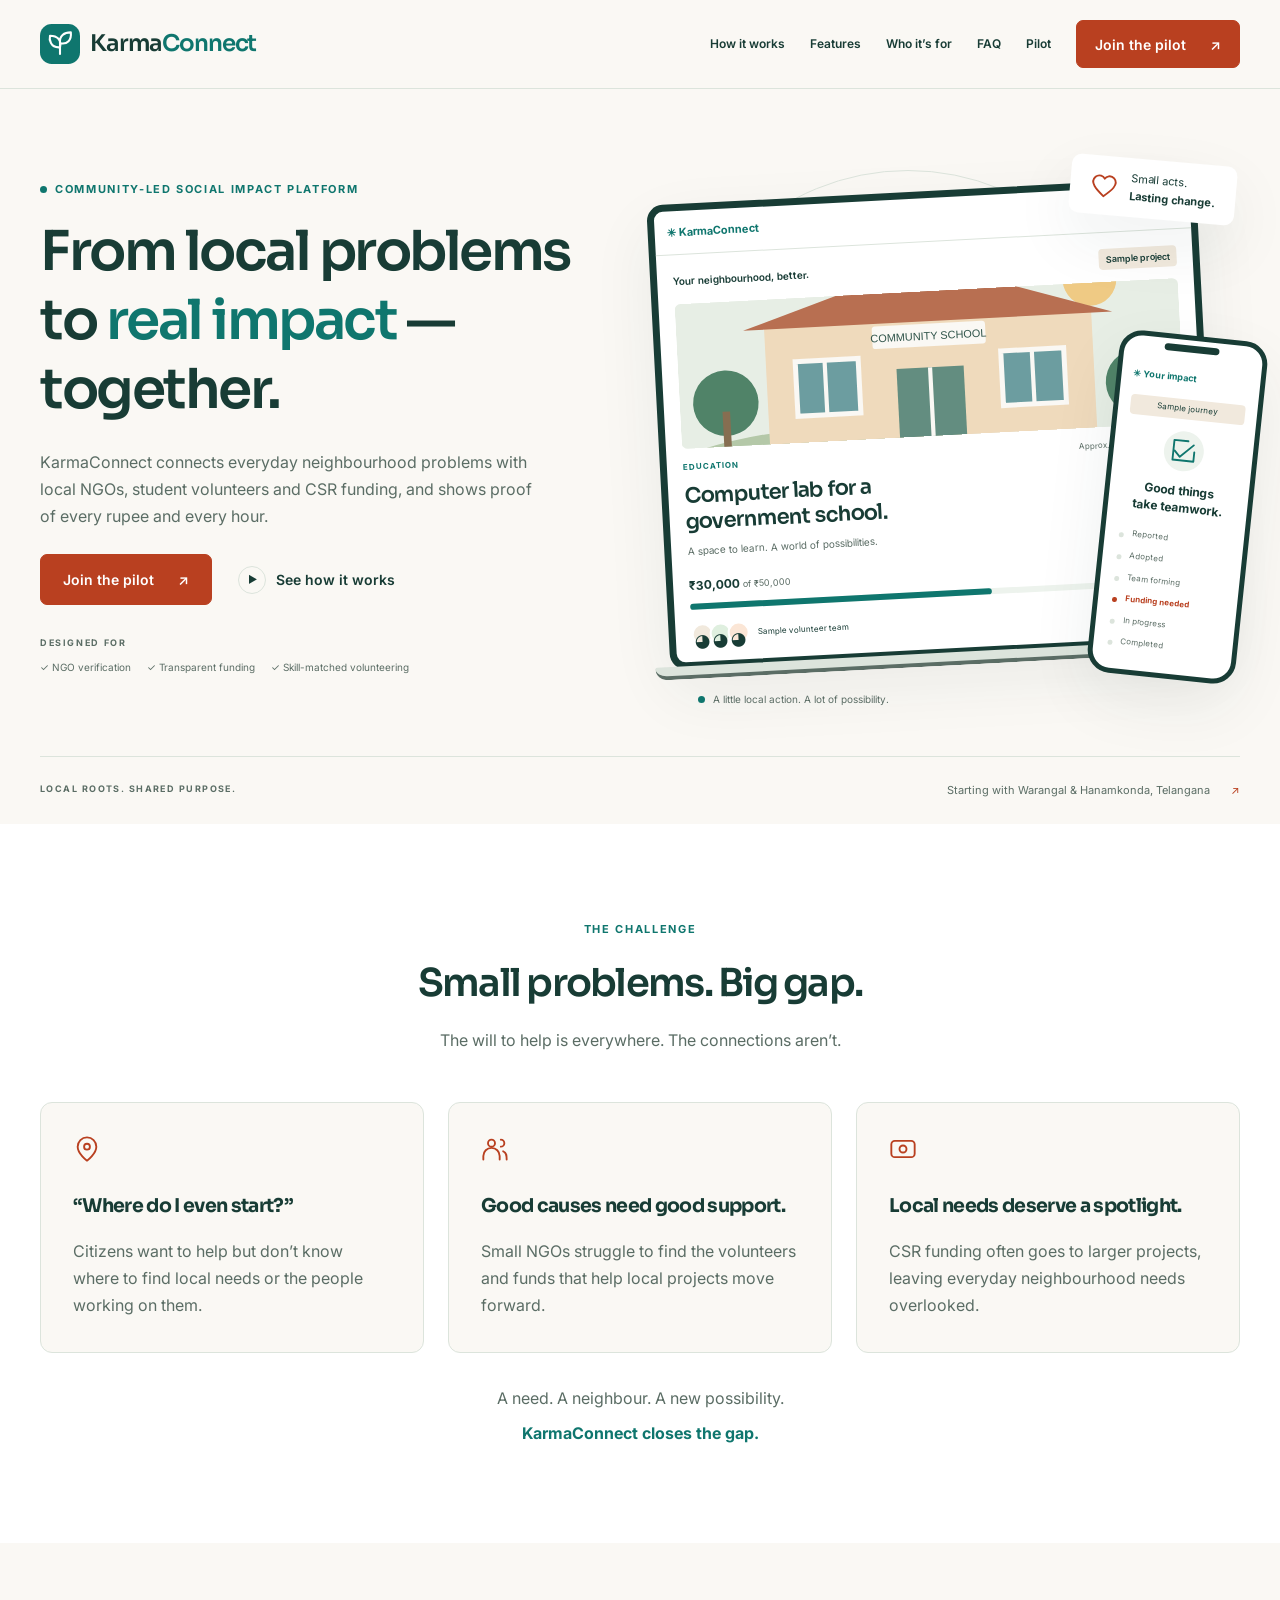
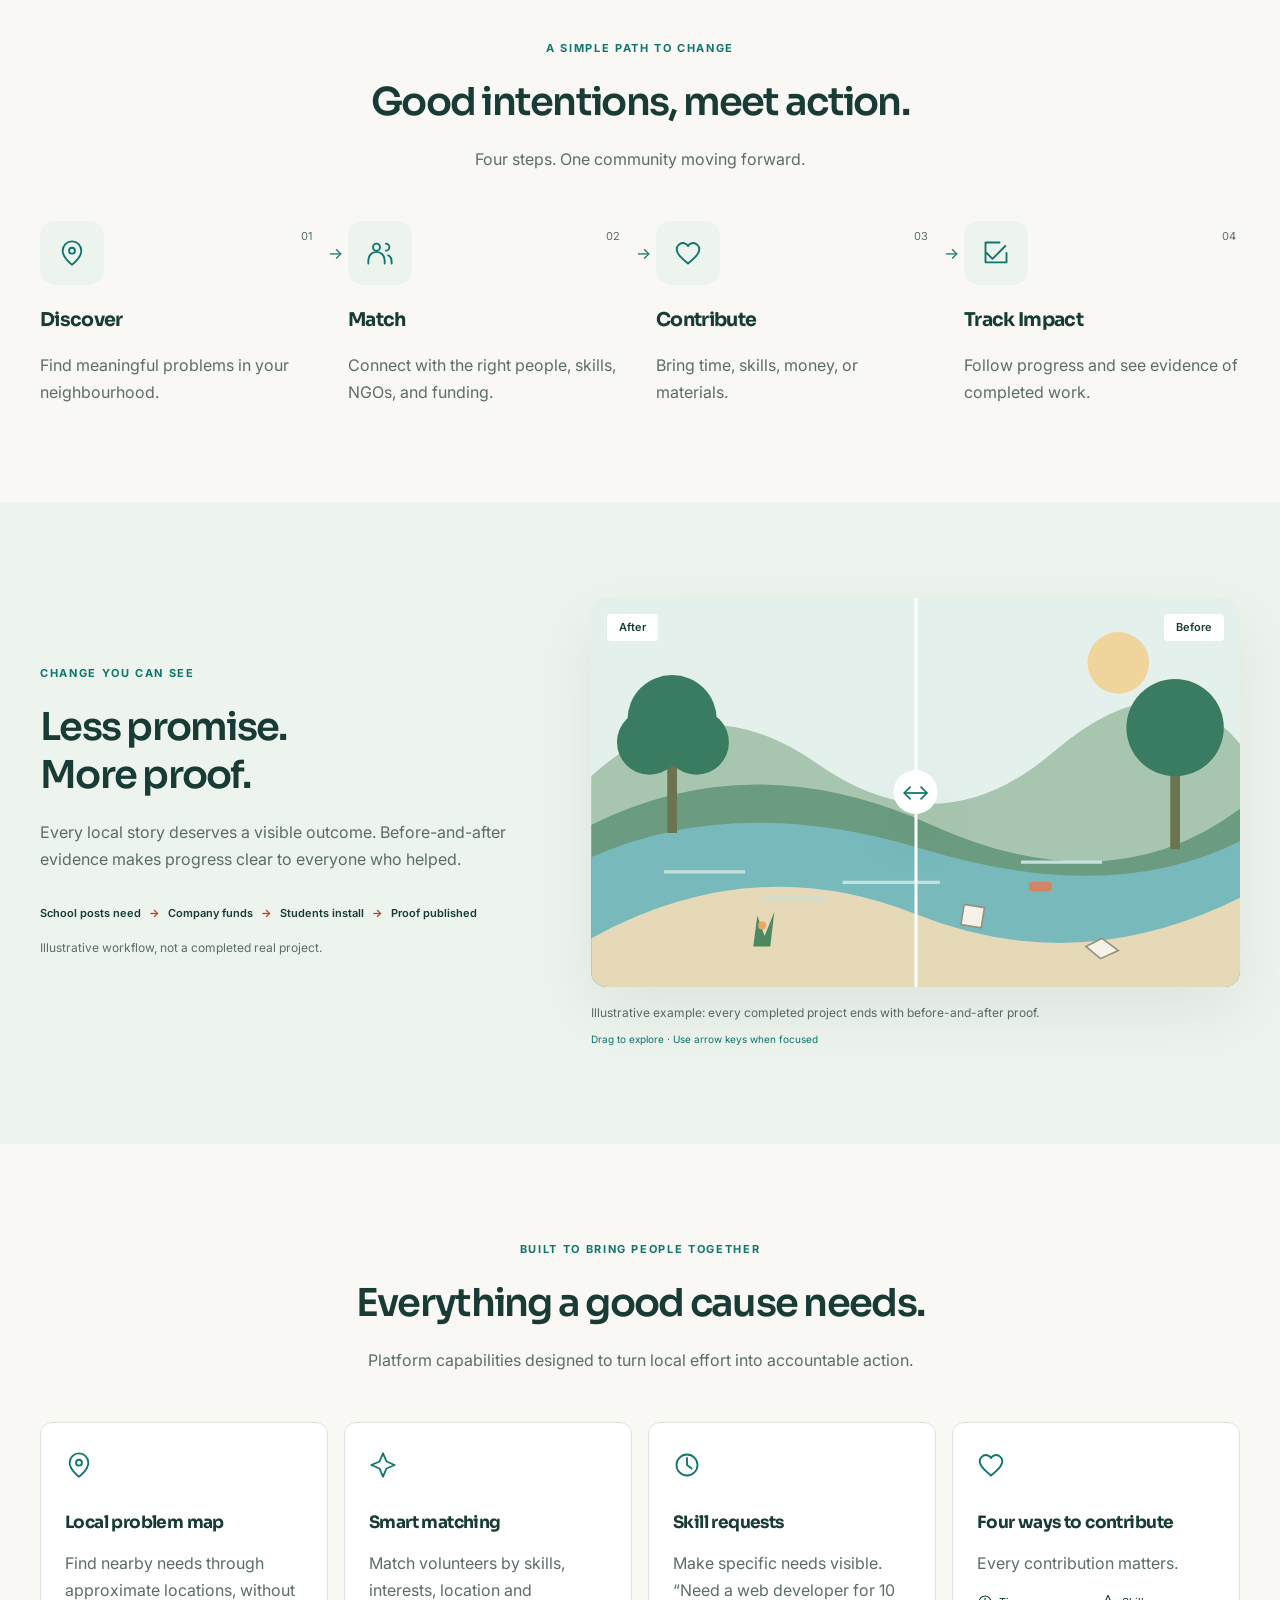
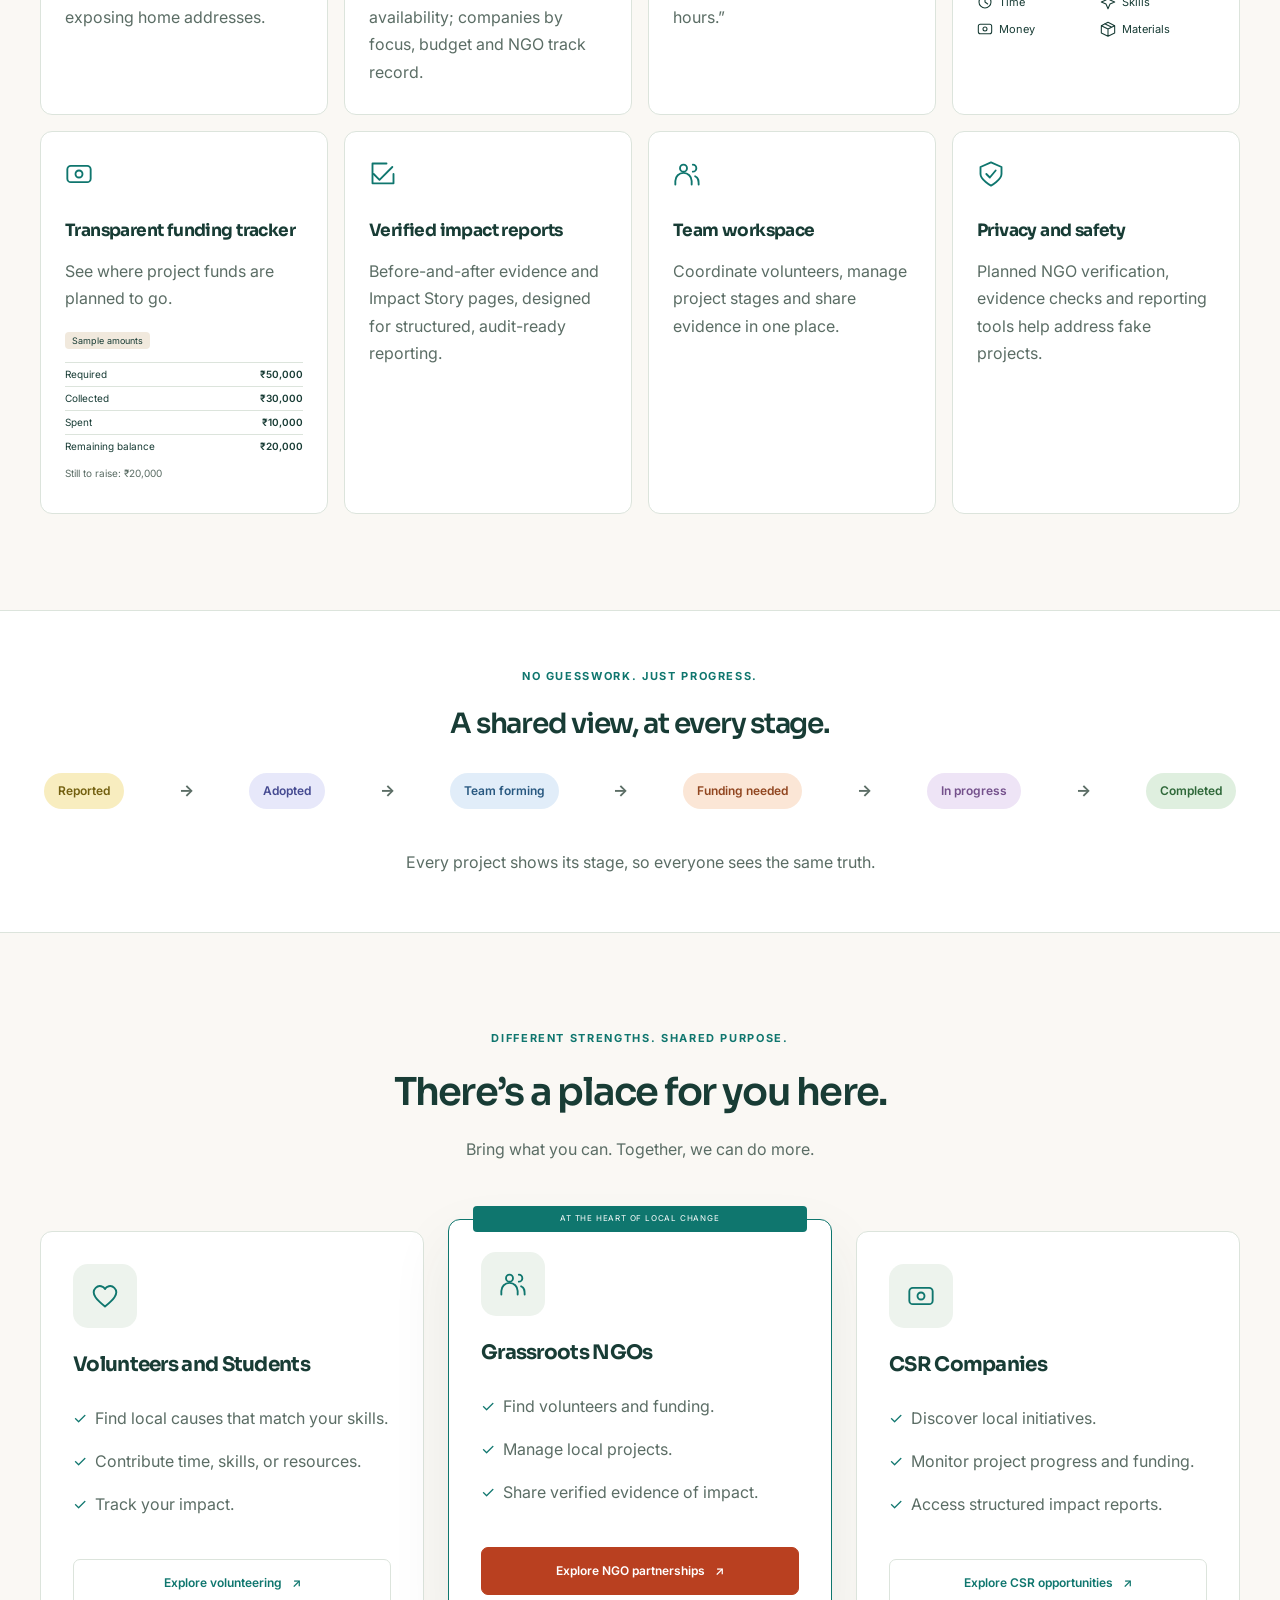
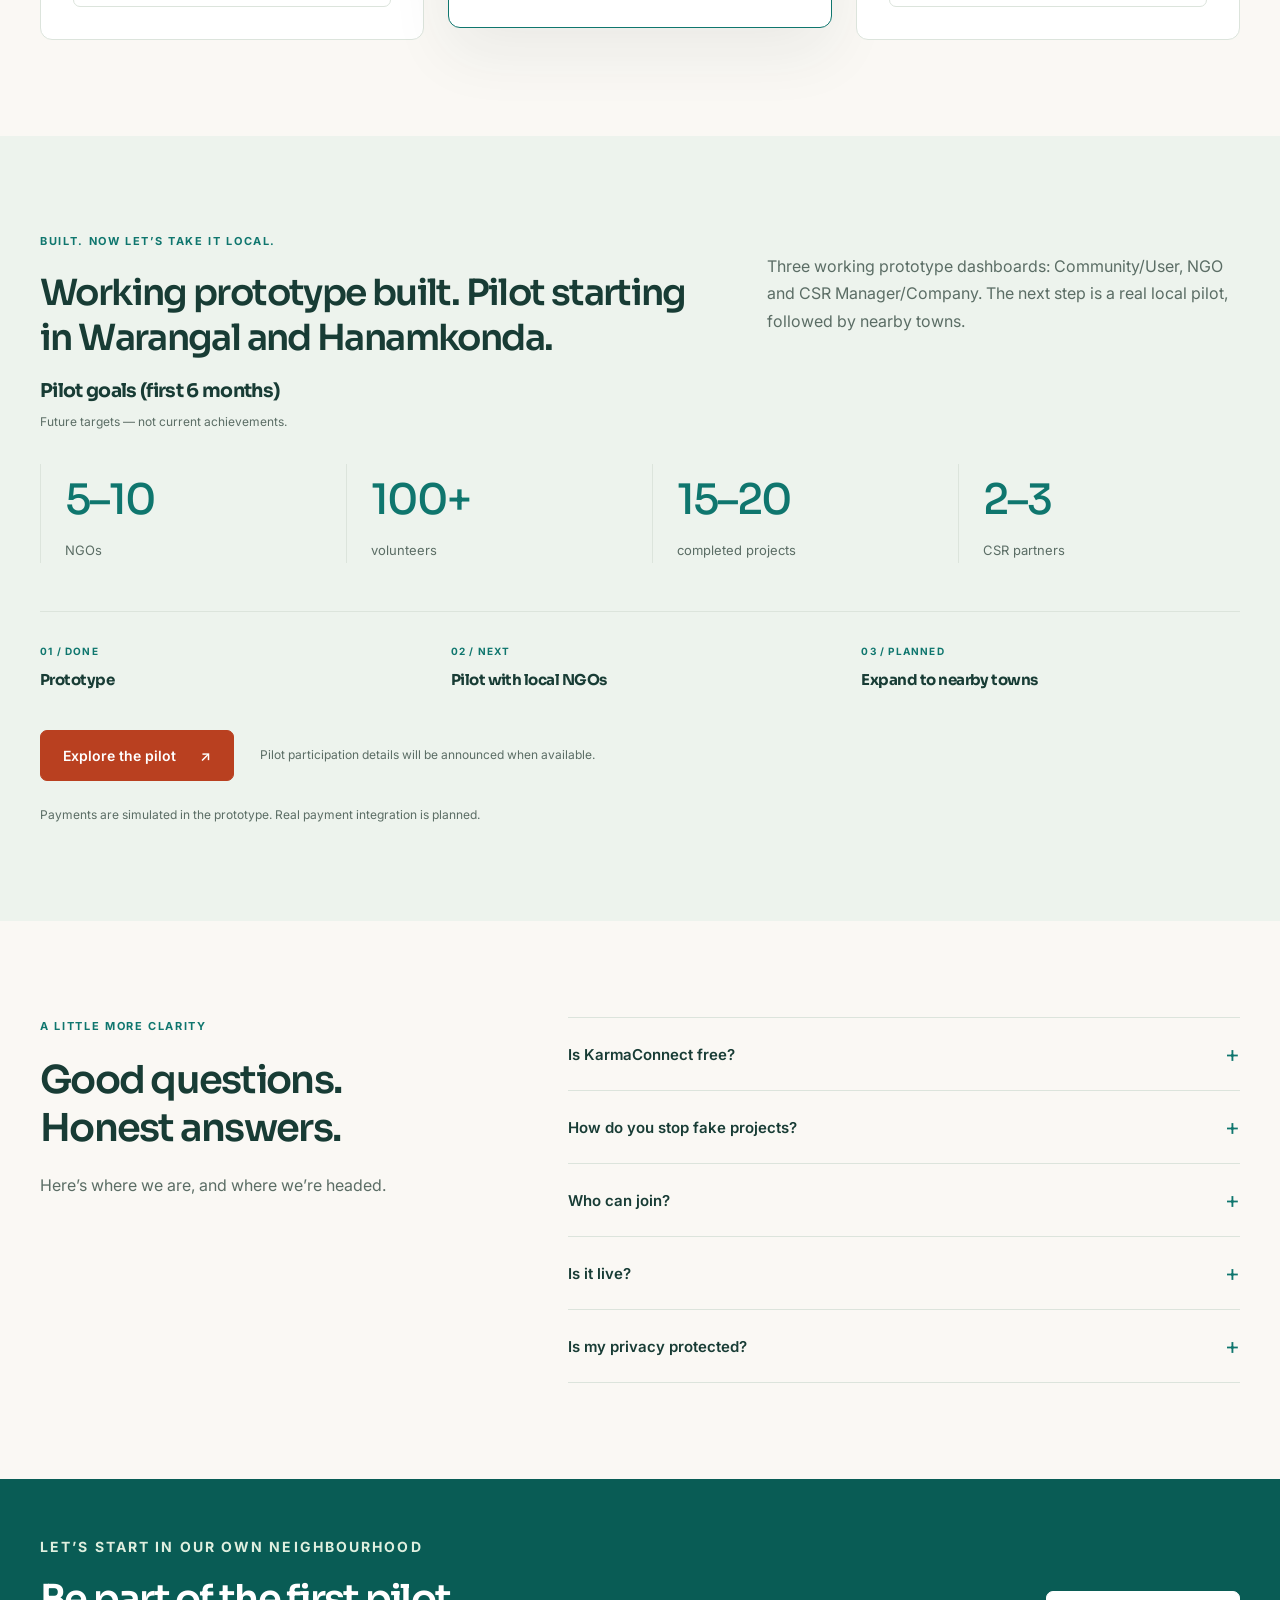
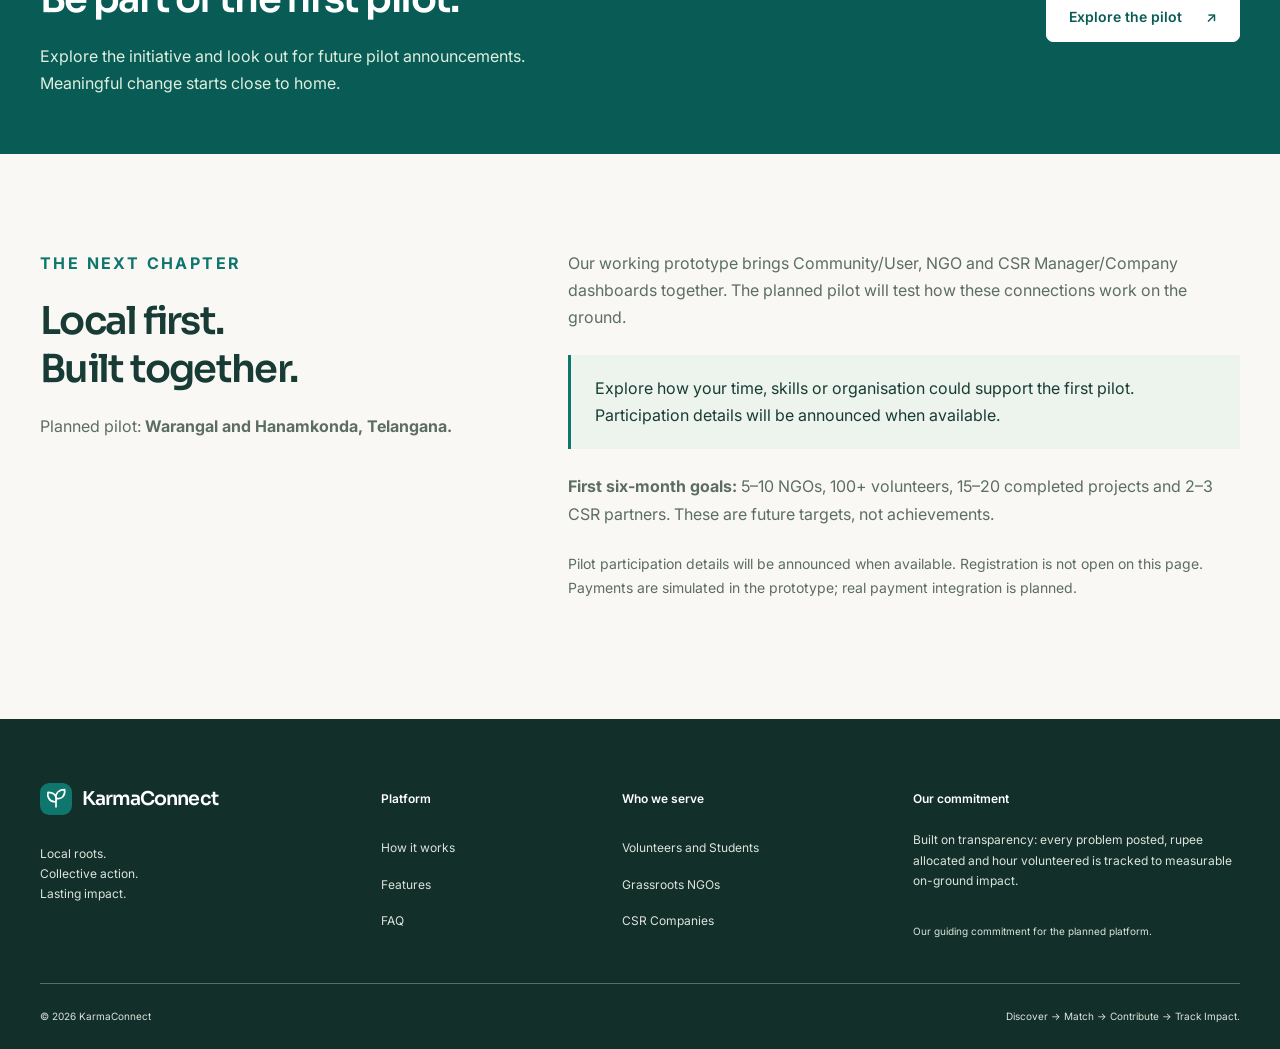
<file: index.html>
﻿<!doctype html><html lang="en"><head><meta charset="utf-8"><meta name="viewport" content="width=device-width, initial-scale=1"><title>KarmaConnect — Local problems. Collective impact.</title><meta name="description" content="Connect neighbourhood needs with local NGOs, volunteers and CSR funding. Explore KarmaConnect’s working prototype and planned Telangana pilot."><meta name="theme-color" content="#0f766e"><link rel="canonical" href="https://SimiRiza.github.io/KarmaConnect-LandingPage/"><meta property="og:type" content="website"><meta property="og:title" content="KarmaConnect — From local problems to real impact"><meta property="og:description" content="Local needs. The right people. Visible impact. Explore our planned Warangal and Hanamkonda pilot."><meta property="og:url" content="https://SimiRiza.github.io/KarmaConnect-LandingPage/"><meta property="og:image" content="https://SimiRiza.github.io/KarmaConnect-LandingPage/og-image.png"><meta name="twitter:card" content="summary_large_image"><meta name="twitter:title" content="KarmaConnect — Local problems. Collective impact."><meta name="twitter:description" content="Explore a community-led platform and our planned Telangana pilot."><meta name="twitter:image" content="https://SimiRiza.github.io/KarmaConnect-LandingPage/og-image.png"><link rel="icon" href="favicon.svg" type="image/svg+xml"><link rel="preconnect" href="https://fonts.googleapis.com"><link rel="preconnect" href="https://fonts.gstatic.com" crossorigin><link href="https://fonts.googleapis.com/css2?family=Inter:wght@400;500;600;700&family=Sora:wght@400;500;600;700&display=swap" rel="stylesheet"><link rel="stylesheet" href="assets/css/styles.css"><script src="assets/js/main.js" defer></script><script type="application/ld+json">{"@context":"https://schema.org","@type":"Organization","name":"KarmaConnect","url":"https://SimiRiza.github.io/KarmaConnect-LandingPage/","description":"Community problem-solving platform with a working prototype and a planned pilot in Warangal and Hanamkonda, Telangana."}</script></head><body id="top"><a class="skip" href="#main">Skip to content</a><header><div class="container nav-row"><a class="brand" href="#top" aria-label="KarmaConnect home"><img src="assets/img/logo.svg" width="40" height="40" alt="">Karma<span>Connect</span></a><button class="menu-toggle" aria-expanded="false" aria-controls="navigation" aria-label="Open navigation"><span></span><span></span><span></span></button><nav id="navigation" aria-label="Main navigation"><a href="#how-it-works">How it works</a><a href="#features">Features</a><a href="#who">Who it’s for</a><a href="#faq">FAQ</a><a href="#pilot">Pilot</a><a class="button small" href="#pilot">Join the pilot <span aria-hidden="true">↗</span></a></nav></div></header><main id="main"><section class="hero"><div class="container hero-grid"><div><p class="eyebrow"><span class="dot"></span> COMMUNITY-LED SOCIAL IMPACT PLATFORM</p><h1>From local problems to <em>real impact</em> — together.</h1><p class="hero-copy">KarmaConnect connects everyday neighbourhood problems with local NGOs, student volunteers and CSR funding, and shows proof of every rupee and every hour.</p><div class="actions"><a class="button" href="#pilot">Join the pilot <span aria-hidden="true">↗</span></a><a class="text-link" href="#how-it-works"><span class="play" aria-hidden="true">▶</span> See how it works</a></div><p class="capability-label">DESIGNED FOR</p><div class="trust"><span>✓ NGO verification</span><span>✓ Transparent funding</span><span>✓ Skill-matched volunteering</span></div></div><div class="hero-art"><div class="orbit orbit-one"></div><div class="orbit orbit-two"></div><div class="floating-note"><svg class="icon" viewBox="0 0 24 24" aria-hidden="true" fill="none" stroke="currentColor" stroke-width="1.6" stroke-linecap="round" stroke-linejoin="round"><path d="M20 5c-3-3-7-1-8 1-1-2-5-4-8-1-5 5 2 11 8 16 6-5 13-11 8-16Z"/></svg><div>Small acts.<br><strong>Lasting change.</strong></div></div><div class="laptop"><div class="app-top"><span class="mini-brand">✳ KarmaConnect</span><span class="app-dots">● ● ●</span></div><div class="app-body"><div class="app-heading"><span>Your neighbourhood, better.</span><span class="sample">Sample project</span></div><img class="school" src="assets/img/school.svg" width="600" height="300" alt="Original illustration of a neighbourhood school"><div class="project-meta"><span>EDUCATION</span><span>Approx. location · Warangal</span></div><h2>Computer lab for a<br>government school.</h2><p class="app-description">A space to learn. A world of possibilities.</p><div class="funding-label"><strong>₹30,000 <small>of ₹50,000</small></strong><span>Sample funds · 60%</span></div><div class="progress"><span></span></div><div class="app-bottom"><div class="avatars"><span>◕</span><span>◕</span><span>◕</span></div><span>Sample volunteer team</span><span class="status funding">Funding needed</span></div></div><div class="laptop-base"></div></div><div class="phone"><div class="phone-notch"></div><span class="mini-brand">✳ Your impact</span><span class="sample">Sample journey</span><div class="phone-icon"><svg class="icon" viewBox="0 0 24 24" aria-hidden="true" fill="none" stroke="currentColor" stroke-width="1.6" stroke-linecap="round" stroke-linejoin="round"><path d="m4 12 5 5L20 6"/><path d="M21 12v8H3V3h12"/></svg></div><strong>Good things<br>take teamwork.</strong><ol><li>Reported</li><li>Adopted</li><li>Team forming</li><li class="active">Funding needed</li><li>In progress</li><li>Completed</li></ol></div><div class="art-caption"><span class="dot"></span> A little local action. A lot of possibility.</div></div></div><div class="container hero-bottom"><span>LOCAL ROOTS. SHARED PURPOSE.</span><span>Starting with Warangal &amp; Hanamkonda, Telangana <span aria-hidden="true">↗</span></span></div></section><section class="section problem"><div class="container"><div class="section-heading"><p class="eyebrow">THE CHALLENGE</p><h2>Small problems. Big gap.</h2><p>The will to help is everywhere. The connections aren’t.</p></div><div class="grid three"><article class="problem-card reveal"><svg class="icon" viewBox="0 0 24 24" aria-hidden="true" fill="none" stroke="currentColor" stroke-width="1.6" stroke-linecap="round" stroke-linejoin="round"><path d="M20 10c0 6-8 12-8 12S4 16 4 10a8 8 0 1 1 16 0Z"/><circle cx="12" cy="10" r="2.5"/></svg><h3>“Where do I even start?”</h3><p>Citizens want to help but don’t know where to find local needs or the people working on them.</p></article><article class="problem-card reveal"><svg class="icon" viewBox="0 0 24 24" aria-hidden="true" fill="none" stroke="currentColor" stroke-width="1.6" stroke-linecap="round" stroke-linejoin="round"><circle cx="9" cy="7" r="3"/><path d="M2 21v-3a7 7 0 0 1 14 0v3M17 4a3 3 0 0 1 0 6m2 4c3 1 3 4 3 7"/></svg><h3>Good causes need good support.</h3><p>Small NGOs struggle to find the volunteers and funds that help local projects move forward.</p></article><article class="problem-card reveal"><svg class="icon" viewBox="0 0 24 24" aria-hidden="true" fill="none" stroke="currentColor" stroke-width="1.6" stroke-linecap="round" stroke-linejoin="round"><rect x="2" y="5" width="20" height="14" rx="3"/><circle cx="12" cy="12" r="3"/></svg><h3>Local needs deserve a spotlight.</h3><p>CSR funding often goes to larger projects, leaving everyday neighbourhood needs overlooked.</p></article></div><p class="closing-line">A need. A neighbour. A new possibility. <strong>KarmaConnect closes the gap.</strong></p></div></section><section class="section" id="how-it-works"><div class="container"><div class="section-heading"><p class="eyebrow">A SIMPLE PATH TO CHANGE</p><h2>Good intentions, meet action.</h2><p>Four steps. One community moving forward.</p></div><div class="grid four steps"><article class="step reveal"><span class="step-number">01</span><div class="icon-tile"><svg class="icon" viewBox="0 0 24 24" aria-hidden="true" fill="none" stroke="currentColor" stroke-width="1.6" stroke-linecap="round" stroke-linejoin="round"><path d="M20 10c0 6-8 12-8 12S4 16 4 10a8 8 0 1 1 16 0Z"/><circle cx="12" cy="10" r="2.5"/></svg></div><h3>Discover</h3><p>Find meaningful problems in your neighbourhood.</p></article><article class="step reveal"><span class="step-number">02</span><div class="icon-tile"><svg class="icon" viewBox="0 0 24 24" aria-hidden="true" fill="none" stroke="currentColor" stroke-width="1.6" stroke-linecap="round" stroke-linejoin="round"><circle cx="9" cy="7" r="3"/><path d="M2 21v-3a7 7 0 0 1 14 0v3M17 4a3 3 0 0 1 0 6m2 4c3 1 3 4 3 7"/></svg></div><h3>Match</h3><p>Connect with the right people, skills, NGOs, and funding.</p></article><article class="step reveal"><span class="step-number">03</span><div class="icon-tile"><svg class="icon" viewBox="0 0 24 24" aria-hidden="true" fill="none" stroke="currentColor" stroke-width="1.6" stroke-linecap="round" stroke-linejoin="round"><path d="M20 5c-3-3-7-1-8 1-1-2-5-4-8-1-5 5 2 11 8 16 6-5 13-11 8-16Z"/></svg></div><h3>Contribute</h3><p>Bring time, skills, money, or materials.</p></article><article class="step reveal"><span class="step-number">04</span><div class="icon-tile"><svg class="icon" viewBox="0 0 24 24" aria-hidden="true" fill="none" stroke="currentColor" stroke-width="1.6" stroke-linecap="round" stroke-linejoin="round"><path d="m4 12 5 5L20 6"/><path d="M21 12v8H3V3h12"/></svg></div><h3>Track Impact</h3><p>Follow progress and see evidence of completed work.</p></article></div></div></section><section class="section evidence"><div class="container evidence-grid"><div><p class="eyebrow">CHANGE YOU CAN SEE</p><h2>Less promise.<br>More proof.</h2><p>Every local story deserves a visible outcome. Before-and-after evidence makes progress clear to everyone who helped.</p><div class="workflow" aria-label="Illustrative workflow"><span>School posts need</span><b>→</b><span>Company funds</span><b>→</b><span>Students install</span><b>→</b><span>Proof published</span></div><p class="fine">Illustrative workflow, not a completed real project.</p></div><figure><div class="comparison" style="--split:50%"><img src="assets/img/lake-before.svg" width="800" height="480" alt="Illustrated lakeside before cleanup, with plastic waste"><div class="after"><img src="assets/img/lake-after.svg" width="800" height="480" alt="The same illustrated lakeside after cleanup, with greenery and no waste"></div><span class="scene-label before-label">Before</span><span class="scene-label after-label">After</span><div class="slider-line"><span aria-hidden="true">↔</span></div><input id="comparison-slider" type="range" min="0" max="100" value="50" aria-label="Before and after comparison: amount of cleaned lakeside shown" aria-valuetext="50% after cleanup"></div><figcaption>Illustrative example: every completed project ends with before-and-after proof.</figcaption><p class="slider-hint">Drag to explore · Use arrow keys when focused</p></figure></div></section><section class="section" id="features"><div class="container"><div class="section-heading"><p class="eyebrow">BUILT TO BRING PEOPLE TOGETHER</p><h2>Everything a good cause needs.</h2><p>Platform capabilities designed to turn local effort into accountable action.</p></div><div class="grid four features"><article class="feature-card reveal"><svg class="icon" viewBox="0 0 24 24" aria-hidden="true" fill="none" stroke="currentColor" stroke-width="1.6" stroke-linecap="round" stroke-linejoin="round"><path d="M20 10c0 6-8 12-8 12S4 16 4 10a8 8 0 1 1 16 0Z"/><circle cx="12" cy="10" r="2.5"/></svg><h3>Local problem map</h3><p>Find nearby needs through approximate locations, without exposing home addresses.</p></article><article class="feature-card reveal"><svg class="icon" viewBox="0 0 24 24" aria-hidden="true" fill="none" stroke="currentColor" stroke-width="1.6" stroke-linecap="round" stroke-linejoin="round"><path d="m12 2 3 7 7 3-7 3-3 7-3-7-7-3 7-3Z"/></svg><h3>Smart matching</h3><p>Match volunteers by skills, interests, location and availability; companies by focus, budget and NGO track record.</p></article><article class="feature-card reveal"><svg class="icon" viewBox="0 0 24 24" aria-hidden="true" fill="none" stroke="currentColor" stroke-width="1.6" stroke-linecap="round" stroke-linejoin="round"><circle cx="12" cy="12" r="9"/><path d="M12 6v6l4 3"/></svg><h3>Skill requests</h3><p>Make specific needs visible. “Need a web developer for 10 hours.”</p></article><article class="feature-card reveal"><svg class="icon" viewBox="0 0 24 24" aria-hidden="true" fill="none" stroke="currentColor" stroke-width="1.6" stroke-linecap="round" stroke-linejoin="round"><path d="M20 5c-3-3-7-1-8 1-1-2-5-4-8-1-5 5 2 11 8 16 6-5 13-11 8-16Z"/></svg><h3>Four ways to contribute</h3><p>Every contribution matters.</p><div class="contributions"><span><svg class="icon" viewBox="0 0 24 24" aria-hidden="true" fill="none" stroke="currentColor" stroke-width="1.6" stroke-linecap="round" stroke-linejoin="round"><circle cx="12" cy="12" r="9"/><path d="M12 6v6l4 3"/></svg>Time</span><span><svg class="icon" viewBox="0 0 24 24" aria-hidden="true" fill="none" stroke="currentColor" stroke-width="1.6" stroke-linecap="round" stroke-linejoin="round"><path d="m12 2 3 7 7 3-7 3-3 7-3-7-7-3 7-3Z"/></svg>Skills</span><span><svg class="icon" viewBox="0 0 24 24" aria-hidden="true" fill="none" stroke="currentColor" stroke-width="1.6" stroke-linecap="round" stroke-linejoin="round"><rect x="2" y="5" width="20" height="14" rx="3"/><circle cx="12" cy="12" r="3"/></svg>Money</span><span><svg class="icon" viewBox="0 0 24 24" aria-hidden="true" fill="none" stroke="currentColor" stroke-width="1.6" stroke-linecap="round" stroke-linejoin="round"><path d="m12 2 10 5v11l-10 5-10-5V7Zm0 10v11M2 7l10 5 10-5M7 4l10 5"/></svg>Materials</span></div></article><article class="feature-card reveal"><svg class="icon" viewBox="0 0 24 24" aria-hidden="true" fill="none" stroke="currentColor" stroke-width="1.6" stroke-linecap="round" stroke-linejoin="round"><rect x="2" y="5" width="20" height="14" rx="3"/><circle cx="12" cy="12" r="3"/></svg><h3>Transparent funding tracker</h3><p>See where project funds are planned to go.</p><div class="mini-funds"><span class="sample">Sample amounts</span><dl><div><dt>Required</dt><dd>₹50,000</dd></div><div><dt>Collected</dt><dd>₹30,000</dd></div><div><dt>Spent</dt><dd>₹10,000</dd></div><div><dt>Remaining balance</dt><dd>₹20,000</dd></div></dl><small>Still to raise: ₹20,000</small></div></article><article class="feature-card reveal"><svg class="icon" viewBox="0 0 24 24" aria-hidden="true" fill="none" stroke="currentColor" stroke-width="1.6" stroke-linecap="round" stroke-linejoin="round"><path d="m4 12 5 5L20 6"/><path d="M21 12v8H3V3h12"/></svg><h3>Verified impact reports</h3><p>Before-and-after evidence and Impact Story pages, designed for structured, audit-ready reporting.</p></article><article class="feature-card reveal"><svg class="icon" viewBox="0 0 24 24" aria-hidden="true" fill="none" stroke="currentColor" stroke-width="1.6" stroke-linecap="round" stroke-linejoin="round"><circle cx="9" cy="7" r="3"/><path d="M2 21v-3a7 7 0 0 1 14 0v3M17 4a3 3 0 0 1 0 6m2 4c3 1 3 4 3 7"/></svg><h3>Team workspace</h3><p>Coordinate volunteers, manage project stages and share evidence in one place.</p></article><article class="feature-card reveal"><svg class="icon" viewBox="0 0 24 24" aria-hidden="true" fill="none" stroke="currentColor" stroke-width="1.6" stroke-linecap="round" stroke-linejoin="round"><path d="m12 2 9 4v6c0 5-9 10-9 10S3 17 3 12V6Z"/><path d="m8 12 3 3 5-6"/></svg><h3>Privacy and safety</h3><p>Planned NGO verification, evidence checks and reporting tools help address fake projects.</p></article></div></div></section><section class="journey section"><div class="container"><p class="eyebrow">NO GUESSWORK. JUST PROGRESS.</p><h2>A shared view, at every stage.</h2><div class="pipeline" tabindex="0" role="region" aria-label="Project stages, scroll horizontally on small screens"><span class="status reported">Reported</span><b aria-hidden="true">→</b><span class="status adopted">Adopted</span><b aria-hidden="true">→</b><span class="status forming">Team forming</span><b aria-hidden="true">→</b><span class="status funding">Funding needed</span><b aria-hidden="true">→</b><span class="status inprogress">In progress</span><b aria-hidden="true">→</b><span class="status completed">Completed</span></div><p>Every project shows its stage, so everyone sees the same truth.</p></div></section><section class="section" id="who"><div class="container"><div class="section-heading"><p class="eyebrow">DIFFERENT STRENGTHS. SHARED PURPOSE.</p><h2>There’s a place for you here.</h2><p>Bring what you can. Together, we can do more.</p></div><div class="grid three roles"><article class="role-card  reveal" id="role-volunteer"><div class="icon-tile"><svg class="icon" viewBox="0 0 24 24" aria-hidden="true" fill="none" stroke="currentColor" stroke-width="1.6" stroke-linecap="round" stroke-linejoin="round"><path d="M20 5c-3-3-7-1-8 1-1-2-5-4-8-1-5 5 2 11 8 16 6-5 13-11 8-16Z"/></svg></div><h3>Volunteers and Students</h3><ul><li>Find local causes that match your skills.</li><li>Contribute time, skills, or resources.</li><li>Track your impact.</li></ul><a class="button outline" href="#pilot" data-role="volunteer">Explore volunteering <span aria-hidden="true">↗</span></a></article><article class="role-card featured reveal" id="role-ngo"><span class="role-badge">AT THE HEART OF LOCAL CHANGE</span><div class="icon-tile"><svg class="icon" viewBox="0 0 24 24" aria-hidden="true" fill="none" stroke="currentColor" stroke-width="1.6" stroke-linecap="round" stroke-linejoin="round"><circle cx="9" cy="7" r="3"/><path d="M2 21v-3a7 7 0 0 1 14 0v3M17 4a3 3 0 0 1 0 6m2 4c3 1 3 4 3 7"/></svg></div><h3>Grassroots NGOs</h3><ul><li>Find volunteers and funding.</li><li>Manage local projects.</li><li>Share verified evidence of impact.</li></ul><a class="button " href="#pilot" data-role="ngo">Explore NGO partnerships <span aria-hidden="true">↗</span></a></article><article class="role-card  reveal" id="role-csr"><div class="icon-tile"><svg class="icon" viewBox="0 0 24 24" aria-hidden="true" fill="none" stroke="currentColor" stroke-width="1.6" stroke-linecap="round" stroke-linejoin="round"><rect x="2" y="5" width="20" height="14" rx="3"/><circle cx="12" cy="12" r="3"/></svg></div><h3>CSR Companies</h3><ul><li>Discover local initiatives.</li><li>Monitor project progress and funding.</li><li>Access structured impact reports.</li></ul><a class="button outline" href="#pilot" data-role="csr">Explore CSR opportunities <span aria-hidden="true">↗</span></a></article></div></div></section><section class="section pilot-status" id="pilot-status"><div class="container"><div class="pilot-intro"><div><p class="eyebrow">BUILT. NOW LET’S TAKE IT LOCAL.</p><h2>Working prototype built. Pilot starting in Warangal and Hanamkonda.</h2></div><p>Three working prototype dashboards: Community/User, NGO and CSR Manager/Company. The next step is a real local pilot, followed by nearby towns.</p></div><h3>Pilot goals (first 6 months)</h3><p class="fine">Future targets — not current achievements.</p><div class="grid four goals"><div><strong>5–10</strong><span>NGOs</span></div><div><strong>100+</strong><span>volunteers</span></div><div><strong>15–20</strong><span>completed projects</span></div><div><strong>2–3</strong><span>CSR partners</span></div></div><div class="roadmap"><div><span>01 / DONE</span><h3>Prototype</h3></div><div><span>02 / NEXT</span><h3>Pilot with local NGOs</h3></div><div><span>03 / PLANNED</span><h3>Expand to nearby towns</h3></div></div><div class="actions"><a class="button" href="#pilot">Explore the pilot <span aria-hidden="true">↗</span></a><p class="fine">Pilot participation details will be announced when available.</p></div><p class="payment-note">Payments are simulated in the prototype. Real payment integration is planned.</p></div></section><section class="section" id="faq"><div class="container faq-grid"><div><p class="eyebrow">A LITTLE MORE CLARITY</p><h2>Good questions.<br>Honest answers.</h2><p>Here’s where we are, and where we’re headed.</p></div><div class="accordions"><details><summary>Is KarmaConnect free?<span aria-hidden="true">+</span></summary><p>Volunteers and NGOs can start for free. Companies and institutions are intended to be paying customers later. Project donations are intended to go entirely to their designated projects, subject to the eventual payment and operating model.</p></details><details><summary>How do you stop fake projects?<span aria-hidden="true">+</span></summary><p>The planned safeguards include NGO verification, evidence checks, reporting tools, and transparent fund tracking.</p></details><details><summary>Who can join?<span aria-hidden="true">+</span></summary><p>Students, professionals, NGOs, companies, and people interested in solving local problems.</p></details><details><summary>Is it live?<span aria-hidden="true">+</span></summary><p>KarmaConnect has a working prototype. The pilot is planned to start in Warangal and Hanamkonda. Payments are simulated in the prototype; real payment integration is planned.</p></details><details><summary>Is my privacy protected?<span aria-hidden="true">+</span></summary><p>The platform is designed to show approximate locations rather than home addresses and to let users control what they share.</p></details></div></div></section><section class="cta-band"><div class="container"><div><p class="eyebrow">LET’S START IN OUR OWN NEIGHBOURHOOD</p><h2>Be part of the first pilot.</h2><p>Explore the initiative and look out for future pilot announcements.<br>Meaningful change starts close to home.</p></div><a class="button" href="#pilot">Explore the pilot <span aria-hidden="true">↗</span></a></div></section><section class="section pilot-info" id="pilot"><div class="container pilot-info-grid"><div><p class="eyebrow">THE NEXT CHAPTER</p><h2>Local first.<br>Built together.</h2><p>Planned pilot: <strong>Warangal and Hanamkonda, Telangana.</strong></p></div><div><p>Our working prototype brings Community/User, NGO and CSR Manager/Company dashboards together. The planned pilot will test how these connections work on the ground.</p><div class="role-message" id="role-message" role="status" aria-live="polite" tabindex="-1">Explore how your time, skills or organisation could support the first pilot. Participation details will be announced when available.</div><p><strong>First six-month goals:</strong> 5–10 NGOs, 100+ volunteers, 15–20 completed projects and 2–3 CSR partners. These are future targets, not achievements.</p><p class="fine">Pilot participation details will be announced when available. Registration is not open on this page. Payments are simulated in the prototype; real payment integration is planned.</p></div></div></section></main><footer><div class="container footer-grid"><div><a class="brand" href="#top" aria-label="KarmaConnect home"><img src="assets/img/logo.svg" width="40" height="40" alt="">Karma<span>Connect</span></a><p>Local roots.<br>Collective action.<br>Lasting impact.</p></div><div><h2>Platform</h2><a href="#how-it-works">How it works</a><a href="#features">Features</a><a href="#faq">FAQ</a></div><div><h2>Who we serve</h2><a href="#role-volunteer">Volunteers and Students</a><a href="#role-ngo">Grassroots NGOs</a><a href="#role-csr">CSR Companies</a></div><div><h2>Our commitment</h2><p>Built on transparency: every problem posted, rupee allocated and hour volunteered is tracked to measurable on-ground impact.</p><span class="footer-note">Our guiding commitment for the planned platform.</span></div></div><div class="container footer-bottom"><span>© <span id="year">2026</span> KarmaConnect</span><span>Discover → Match → Contribute → Track Impact.</span></div></footer></body></html>
</file>
<file: assets/css/styles.css>
﻿:root{--teal:#0f766e;--teal-dark:#095c55;--orange:#b94020;--orange-bright:#e2572b;--cream:#faf8f4;--white:#fff;--ink:#183c35;--muted:#5b6d65;--line:#dce4dc;--pale:#edf3ed;--sand:#f1e9dd;--footer:#122f29;--yellow:#f8edbf;--yellow-ink:#736010;--indigo:#e7e8fa;--indigo-ink:#454a91;--blue:#e1edf9;--blue-ink:#285880;--peach:#fbe6d6;--peach-ink:#914620;--purple:#eee4f6;--purple-ink:#74508b;--green:#dfefdf;--green-ink:#2f6839;--shadow:0 24px 64px #183c3512}*{box-sizing:border-box}html{scroll-behavior:smooth;scroll-padding-top:104px}body{margin:0;background:var(--cream);color:var(--ink);font-family:Inter,Arial,sans-serif;font-size:16px;line-height:1.7}h1,h2,h3,.brand{font-family:Sora,Arial,sans-serif;line-height:1.25;letter-spacing:-.045em}h1,h2,h3,p{margin-top:0}h1{font-size:clamp(40px,4.3vw,62px);font-weight:600;margin-bottom:24px;max-width:650px}h2{font-size:clamp(30px,3vw,42px);font-weight:600;margin-bottom:20px}h3{font-size:19px;letter-spacing:-.035em}p{color:var(--muted);margin-bottom:24px}a{color:inherit;text-decoration:none}button,input{font:inherit}button,a,input,summary{-webkit-tap-highlight-color:transparent}button,summary{cursor:pointer}img{max-width:100%;display:block}figure{margin:0}em{font-style:normal;color:var(--teal)}:focus-visible{outline:3px solid var(--orange);outline-offset:5px}section[id],article[id]{scroll-margin-top:24px}.container{width:min(1200px,calc(100% - 80px));margin:auto}.section{padding:96px 0}.eyebrow{font-size:11px;font-weight:700;letter-spacing:.15em;color:var(--teal);margin-bottom:20px;display:flex;align-items:center;gap:8px}.dot{display:inline-block;width:7px;height:7px;background:var(--teal);border-radius:50%;flex-shrink:0}.button{display:inline-flex;justify-content:center;align-items:center;gap:24px;background:var(--orange);color:var(--white);border:1px solid var(--orange);border-radius:7px;padding:14px 22px;font-size:14px;font-weight:600;min-height:48px;line-height:1.5;transition:background .2s,transform .2s}.button:hover{background:var(--teal-dark);border-color:var(--teal-dark);transform:translateY(-2px)}.button.small{padding:11px 18px}.button.outline{background:transparent;color:var(--teal);border-color:var(--line)}.button.outline:hover{background:var(--pale)}.skip{position:fixed;top:-100px;left:16px;background:var(--white);padding:12px;z-index:100}.skip:focus{top:10px}header{position:sticky;top:0;background:var(--cream);border-bottom:1px solid var(--line);z-index:20}.nav-row{min-height:88px;display:flex;align-items:center;justify-content:space-between;gap:24px}.brand{display:inline-flex;align-items:center;letter-spacing:-.05em;font-weight:600;font-size:23px;white-space:nowrap}.brand img{margin-right:10px}.brand>span{color:var(--teal)}nav{display:flex;align-items:center;gap:25px;font-size:12px;font-weight:600}nav>a:not(.button){padding:12px 0}nav>a:hover{color:var(--orange)}.menu-toggle{display:none}.hero{padding:76px 0 0;overflow:hidden}.hero-grid{display:grid;grid-template-columns:1fr 1fr;gap:36px;align-items:center}.hero-copy{font-size:16px;max-width:510px}.actions{display:flex;align-items:center;gap:26px;flex-wrap:wrap}.text-link{font-size:14px;font-weight:600;display:flex;align-items:center;gap:10px;min-height:48px}.play{font-size:10px;border:1px solid var(--line);border-radius:50%;width:28px;height:28px;display:grid;place-items:center}.capability-label{font-size:9px;letter-spacing:.18em;margin:30px 0 8px;font-weight:700}.trust{display:flex;gap:8px 16px;flex-wrap:wrap;font-size:10px;color:var(--muted)}.hero-art{position:relative;min-height:510px;display:flex;align-items:center;padding:26px 32px 34px 0}.orbit{position:absolute;border:1px solid var(--line);border-radius:50%;z-index:-1}.orbit-one{width:480px;height:480px;left:10px;top:5px}.orbit-two{width:390px;height:390px;left:55px;top:50px;background:var(--pale)}.laptop{width:100%;position:relative;transform:rotate(-3deg);border:7px solid var(--ink);border-radius:16px;background:var(--white);box-shadow:var(--shadow)}.app-top{display:flex;justify-content:space-between;align-items:center;padding:12px;border-bottom:1px solid var(--line);font-size:10px}.mini-brand{font-weight:700;color:var(--teal);font-size:11px}.app-dots{font-size:6px;letter-spacing:3px;color:var(--muted)}.app-body{padding:16px}.app-heading{display:flex;justify-content:space-between;align-items:center;font-size:10px;font-weight:600;gap:8px;margin-bottom:12px}.sample{font-size:9px;background:var(--sand);padding:3px 7px;border-radius:4px;color:var(--ink);white-space:nowrap}.school{width:100%;height:145px;object-fit:cover;border-radius:6px}.project-meta{display:flex;justify-content:space-between;gap:8px;font-size:8px;color:var(--muted);margin:12px 0 8px}.project-meta>span:first-child{color:var(--teal);font-weight:700;letter-spacing:.12em}.app-body h2{font-size:21px;letter-spacing:-.04em;margin-bottom:8px}.app-description{font-size:10px;margin-bottom:16px}.funding-label{display:flex;justify-content:space-between;font-size:9px;gap:8px}.funding-label strong{font-size:12px}.funding-label small{font-size:9px;color:var(--muted);font-weight:400}.progress{height:6px;border-radius:20px;background:var(--pale);margin:8px 0 14px}.progress span{width:60%;height:100%;display:block;background:var(--teal);border-radius:20px}.app-bottom{display:flex;align-items:center;gap:8px;font-size:8px}.app-bottom .status{font-size:8px;padding:3px 7px;margin-left:auto}.avatars{display:flex;padding-left:4px}.avatars span{background:var(--sand);border:2px solid var(--white);border-radius:50%;width:22px;height:22px;display:grid;place-items:center;margin-left:-4px;font-size:18px;color:var(--ink)}.avatars span:nth-child(2){background:var(--green)}.avatars span:nth-child(3){background:var(--peach)}.laptop-base{position:absolute;bottom:-17px;left:-22px;right:-22px;height:13px;background:var(--line);border-radius:2px 2px 16px 16px;border-bottom:4px solid var(--muted)}.phone{position:absolute;right:-12px;bottom:12px;width:149px;background:var(--white);border:5px solid var(--ink);border-radius:23px;padding:22px 12px 16px;box-shadow:var(--shadow);transform:rotate(6deg)}.phone-notch{position:absolute;top:5px;left:40px;width:55px;height:7px;border-radius:8px;background:var(--ink)}.phone .mini-brand{font-size:9px}.phone .sample{display:block;text-align:center;margin:10px 0;font-size:8px}.phone-icon{margin:12px auto;background:var(--pale);color:var(--teal);border-radius:50%;width:40px;height:40px;display:grid;place-items:center}.phone strong{font-size:12px;line-height:1.4;display:block;text-align:center}.phone ol{list-style:none;margin:12px 0 0;padding:0;font-size:8px;color:var(--muted)}.phone li{padding:4px 0 4px 15px;position:relative}.phone li:before{content:'';width:5px;height:5px;background:var(--line);border-radius:50%;position:absolute;left:2px;top:10px}.phone li.active{color:var(--orange);font-weight:700}.phone li.active:before{background:var(--orange)}.floating-note{position:absolute;top:-5px;right:4px;background:var(--white);box-shadow:var(--shadow);border-radius:10px;padding:12px 20px;z-index:2;display:flex;align-items:center;gap:12px;transform:rotate(5deg);font-size:11px;line-height:1.6}.floating-note .icon{color:var(--orange)}.art-caption{position:absolute;bottom:-18px;left:40px;font-size:10px;display:flex;gap:8px;align-items:center;color:var(--muted)}.hero-bottom{margin-top:66px;border-top:1px solid var(--line);padding:24px 0;display:flex;justify-content:space-between;gap:20px;font-size:11px;color:var(--muted)}.hero-bottom>span:first-child{font-size:9px;letter-spacing:.16em;font-weight:700}.hero-bottom>span:last-child>span{margin-left:18px;color:var(--orange)}.section-heading{text-align:center;max-width:700px;margin:0 auto 48px}.section-heading .eyebrow{justify-content:center}.section-heading>p:last-child{margin-bottom:0}.grid{display:grid;gap:24px}.three{grid-template-columns:repeat(3,1fr)}.four{grid-template-columns:repeat(4,1fr)}.problem{background:var(--white)}.problem-card{padding:32px;border:1px solid var(--line);border-radius:12px;background:var(--cream)}.icon{width:28px;height:28px;flex-shrink:0}.problem-card>.icon{color:var(--orange);margin-bottom:24px}.problem-card p,.step p,.feature-card p{font-size:14px;margin-bottom:0}.closing-line{text-align:center;margin:32px 0 0;font-size:14px}.closing-line strong{display:block;color:var(--teal);margin-top:8px}.steps{gap:32px}.step{position:relative}.step-number{position:absolute;right:4px;top:6px;color:var(--muted);font-size:11px}.icon-tile{width:64px;height:64px;border-radius:15px;background:var(--pale);display:grid;place-items:center;color:var(--teal);margin-bottom:24px}.step:not(:last-child):after{content:'→';position:absolute;top:19px;right:-27px;color:var(--teal)}.evidence{background:var(--pale)}.evidence-grid{display:grid;grid-template-columns:.85fr 1.15fr;gap:72px;align-items:center}.workflow{display:flex;gap:8px;align-items:center;margin:32px 0 16px;font-size:11px;font-weight:600;line-height:1.5}.workflow b{color:var(--orange)}.fine{font-size:12px}.comparison{position:relative;aspect-ratio:5/3;border-radius:16px;overflow:hidden;isolation:isolate;box-shadow:var(--shadow)}.comparison>img,.after,.after img{width:100%;height:100%;position:absolute;inset:0;object-fit:cover}.after{clip-path:inset(0 calc(100% - var(--split)) 0 0)}.scene-label{position:absolute;top:16px;z-index:2;padding:4px 12px;border-radius:4px;background:var(--white);font-size:11px;font-weight:600}.after-label{left:16px}.before-label{right:16px}.slider-line{position:absolute;left:var(--split);height:100%;width:3px;background:var(--white);transform:translateX(-50%);pointer-events:none;z-index:3}.slider-line span{position:absolute;top:50%;left:50%;transform:translate(-50%,-50%);border-radius:50%;width:44px;height:44px;display:grid;place-items:center;background:var(--white);box-shadow:var(--shadow);color:var(--teal);font-size:22px}.comparison input{position:absolute;inset:0;width:100%;height:100%;opacity:0;cursor:ew-resize;margin:0;z-index:4;touch-action:pan-y}.comparison:focus-within{outline:3px solid var(--teal);outline-offset:5px}figcaption{font-size:12px;color:var(--muted);margin-top:16px}.slider-hint{font-size:10px;margin:8px 0 0;color:var(--teal)}.feature-card{padding:28px 24px;border:1px solid var(--line);border-radius:12px;background:var(--white)}.feature-card>.icon{color:var(--teal);margin-bottom:24px}.feature-card h3{font-size:17px}.features{gap:16px}.contributions{display:grid;grid-template-columns:1fr 1fr;gap:8px;margin-top:16px}.contributions span{font-size:11px;display:flex;gap:6px;align-items:center}.contributions .icon{width:16px;height:16px}.mini-funds{margin-top:12px}.mini-funds dl{font-size:10px;margin:10px 0 0}.mini-funds dl div{display:flex;justify-content:space-between;border-top:1px solid var(--line);padding:3px 0}.mini-funds dd{margin:0;font-weight:600}.mini-funds small{font-size:10px;color:var(--muted)}.journey{padding:56px 0;background:var(--white);text-align:center;border-block:1px solid var(--line)}.journey .eyebrow{justify-content:center}.journey h2{font-size:28px}.journey p:last-child{font-size:14px;margin-bottom:0}.pipeline{display:flex;align-items:center;gap:15px;overflow-x:auto;padding:8px 4px 16px;margin:24px auto;max-width:100%;justify-content:space-between}.pipeline b{color:var(--muted)}.status{display:inline-block;border-radius:30px;font-size:12px;padding:8px 14px;white-space:nowrap;font-weight:600}.reported{background:var(--yellow);color:var(--yellow-ink)}.adopted{background:var(--indigo);color:var(--indigo-ink)}.forming{background:var(--blue);color:var(--blue-ink)}.funding{background:var(--peach);color:var(--peach-ink)}.inprogress{background:var(--purple);color:var(--purple-ink)}.completed{background:var(--green);color:var(--green-ink)}.roles{padding-top:20px}.role-card{padding:32px;border-radius:12px;border:1px solid var(--line);background:var(--white);position:relative;display:flex;flex-direction:column}.role-card h3{font-size:20px}.role-card ul{list-style:none;padding:0;margin:0 0 32px;font-size:13px;color:var(--muted)}.role-card li{padding:8px 0 8px 22px;position:relative}.role-card li:before{content:'✓';position:absolute;left:0;color:var(--teal)}.role-card .button{margin-top:auto;gap:10px;font-size:12px;padding-inline:12px}.featured{border:1.5px solid var(--teal);box-shadow:var(--shadow);transform:translateY(-12px)}.role-badge{position:absolute;top:-14px;left:24px;right:24px;text-align:center;background:var(--teal);color:var(--white);border-radius:4px;font-size:8px;letter-spacing:.1em;padding:6px}.pilot-status{background:var(--pale)}.pilot-intro{display:grid;grid-template-columns:1.4fr 1fr;gap:64px;align-items:center}.pilot-intro h2{font-size:36px}.pilot-status h3{margin-bottom:8px}.goals{margin:32px 0 48px}.goals>div{border-left:1px solid var(--line);padding-left:24px}.goals strong{font-family:Sora,Arial,sans-serif;font-size:42px;display:block;color:var(--teal);font-weight:500;letter-spacing:-.05em}.goals span{font-size:13px;color:var(--muted)}.roadmap{display:grid;grid-template-columns:repeat(3,1fr);gap:32px;border-top:1px solid var(--line);padding:24px 0}.roadmap span{font-size:10px;letter-spacing:.12em;color:var(--teal);font-weight:700}.roadmap h3{font-size:15px;margin:8px 0 16px}.pilot-status .actions p{margin:0}.payment-note{font-size:12px;margin:24px 0 0}.faq-grid{display:grid;grid-template-columns:1fr 1.5fr;gap:80px}.accordions details{border-bottom:1px solid var(--line)}.accordions details:first-child{border-top:1px solid var(--line)}summary{min-height:72px;display:flex;align-items:center;justify-content:space-between;font-size:15px;font-weight:600;gap:16px;list-style:none}summary::-webkit-details-marker{display:none}summary span{font-size:23px;color:var(--teal);font-weight:400}details[open] summary span{transform:rotate(45deg)}details p{font-size:14px;padding-right:24px}.cta-band{background:var(--teal-dark);padding:56px 0;color:var(--white)}.cta-band .container{display:flex;align-items:center;justify-content:space-between;gap:48px}.cta-band .eyebrow{color:var(--green)}.cta-band p{color:var(--green);font-size:14px;margin-bottom:0}.cta-band h2{margin-top:16px}.cta-band .button{flex-shrink:0;background:var(--white);color:var(--teal-dark);border-color:var(--white)}.cta-band .button:hover{background:var(--sand)}.pilot-info-grid{display:grid;grid-template-columns:1fr 1.5fr;gap:80px}.pilot-info p{font-size:14px}.role-message{padding:20px 24px;border-left:3px solid var(--teal);background:var(--pale);font-size:14px;margin:24px 0}.role-message:focus{outline-offset:4px}footer{background:var(--footer);color:var(--white);padding-top:64px}.footer-grid{display:grid;grid-template-columns:1.2fr .8fr 1fr 1.3fr;gap:40px}.footer-grid .brand{font-size:19px}.footer-grid .brand>span{color:var(--white)}.footer-grid .brand img{width:32px;height:32px}.footer-grid h2{font-family:Inter,Arial,sans-serif;font-size:12px;letter-spacing:0;margin:8px 0 24px}.footer-grid p{font-size:12px;color:var(--line);margin-top:20px}.footer-grid a:not(.brand){display:block;font-size:12px;color:var(--line);padding:8px 0}.footer-grid a:hover{text-decoration:underline}.footer-note{font-size:10px;color:var(--line)}.footer-bottom{border-top:1px solid var(--muted);margin-top:40px;padding:24px 0;display:flex;justify-content:space-between;gap:24px;font-size:10px;color:var(--line)}.reveal{transition:opacity .6s,translate .6s}.reveal.pending{opacity:0;translate:0 16px}.error-page{min-height:100vh;display:grid;place-items:center;text-align:center;padding:32px}.error-page main{max-width:560px}.error-page .brand{margin-bottom:48px}.error-page .eyebrow{justify-content:center}
@media(min-width:1440px){.hero{padding-top:100px}.hero-grid{gap:64px}.hero-art{min-height:540px}}
@media(max-width:1100px){.container{width:calc(100% - 48px)}nav{gap:16px;font-size:11px}.brand{font-size:20px}.brand img{width:34px;height:34px}.hero-art{padding-right:28px}.app-heading{font-size:8px}.hero-grid{gap:28px}.phone{right:-10px;width:130px}.floating-note{right:12px}.four{grid-template-columns:repeat(2,1fr)}.steps{gap:40px}.step:nth-child(2):after{display:none}.evidence-grid{gap:40px}.role-card{padding:28px 20px}.pilot-intro h2{font-size:32px}.footer-grid{gap:24px}.hero-bottom{margin-top:50px}}
@media(max-width:860px){.menu-toggle{display:flex;width:44px;height:44px;flex-direction:column;justify-content:center;gap:5px;align-items:center;background:transparent;border:1px solid var(--line);border-radius:6px}.menu-toggle span{display:block;width:20px;height:2px;background:var(--ink)}nav{display:none;position:absolute;top:100%;left:0;right:0;background:var(--cream);padding:16px 24px 24px;border-bottom:1px solid var(--line);box-shadow:var(--shadow);flex-direction:column;align-items:stretch;font-size:14px;gap:0}nav.open{display:flex}nav>a:not(.button){padding:12px}.nav-row{min-height:72px}.hero-grid{grid-template-columns:1fr}.hero-grid>div:first-child{max-width:620px}.hero h1{max-width:580px}.hero-art{max-width:540px;width:100%;margin:32px auto 0;padding-right:40px;min-height:530px}.hero{padding-top:48px}.hero-bottom{margin-top:40px}.trust{font-size:11px}.three{grid-template-columns:1fr}.problem-card{display:block}.section{padding:64px 0}.evidence-grid{grid-template-columns:1fr;gap:32px}.evidence-grid>div{max-width:600px}.workflow{max-width:450px}.roles{gap:32px}.role-card{padding:32px}.featured{transform:none}.role-card .button{align-self:flex-start}.role-badge{left:32px;right:auto;padding-inline:12px}.pilot-intro{grid-template-columns:1fr;gap:8px}.faq-grid,.pilot-info-grid{grid-template-columns:1fr;gap:24px}.footer-grid{grid-template-columns:1fr 1fr;gap:32px}.cta-band .container{align-items:flex-start;flex-direction:column;gap:24px}.cta-band h2{font-size:32px}.hero-bottom{font-size:10px}.app-heading{font-size:10px}.phone{width:145px}.problem-card h3{font-size:21px}}
@media(max-width:480px){.container{width:calc(100% - 40px)}h1{font-size:40px}h2{font-size:30px}.eyebrow{font-size:9px}.hero-copy{font-size:15px}.actions{gap:14px}.button{font-size:12px;padding:13px 16px}.text-link{font-size:12px;gap:7px}.hero-art{min-height:405px;padding-right:27px;margin-top:40px}.laptop{border-width:5px;border-radius:10px}.app-body{padding:10px}.app-top{padding:8px}.app-heading{font-size:7px;gap:4px}.app-heading .sample{font-size:6px;padding:3px}.school{height:103px}.app-body h2{font-size:16px}.app-description{font-size:8px;margin-bottom:12px}.project-meta{font-size:6px;gap:4px}.funding-label{font-size:6px}.funding-label strong{font-size:9px}.funding-label small{font-size:7px}.app-bottom{font-size:6px;gap:4px}.app-bottom .status{font-size:6px}.avatars span{width:16px;height:16px;font-size:12px}.phone{width:111px;right:-7px;bottom:0;border-width:4px;border-radius:18px;padding:18px 8px 10px}.phone-notch{left:28px;width:48px;height:5px}.phone .mini-brand{font-size:7px}.phone .sample{font-size:6px}.phone strong{font-size:9px}.phone ol{font-size:6px;margin-top:8px}.phone li{padding-block:3px}.phone li:before{top:7px}.phone-icon{width:30px;height:30px;margin:8px auto}.phone-icon .icon{width:20px;height:20px}.floating-note{font-size:9px;padding:8px 12px;top:0;right:6px}.floating-note .icon{width:23px;height:23px}.art-caption{font-size:8px;left:5px;bottom:-24px}.orbit-one{width:350px;height:350px;left:-20px}.orbit-two{width:290px;height:290px;left:10px}.hero-bottom{flex-direction:column;gap:8px;margin-top:48px;padding:20px 0}.section-heading{margin-bottom:32px}.four{grid-template-columns:1fr}.steps{grid-template-columns:1fr 1fr;gap:32px 20px}.step:not(:last-child):after{display:none}.step-number{font-size:9px}.step h3{font-size:17px}.step p{font-size:13px}.problem-card{padding:24px}.feature-card{padding:24px}.feature-card>.icon{margin-bottom:16px}.workflow{font-size:9px;gap:5px}.goals{grid-template-columns:1fr 1fr;gap:24px}.goals strong{font-size:36px}.roadmap{gap:12px}.roadmap h3{font-size:12px}.roadmap span{font-size:8px}.pilot-intro h2{font-size:29px}.footer-grid{grid-template-columns:1fr 1fr;gap:32px 20px}.footer-grid>div:first-child,.footer-grid>div:last-child{grid-column:1/-1}.footer-bottom{flex-direction:column;gap:8px}.pipeline{justify-content:flex-start}.trust{font-size:9px}.hero .eyebrow{font-size:8px}summary{font-size:14px}.scene-label{font-size:10px;padding:2px 8px}.comparison .slider-line span{width:36px;height:36px}}
@media(prefers-reduced-motion:reduce){html{scroll-behavior:auto}*,*:before,*:after{transition:none!important;animation:none!important}.reveal.pending{opacity:1;translate:none}}
/* Keep reading copy comfortable; compact labels stay distinct from body text. */
.hero-copy,.problem-card p,.step p,.feature-card p,.closing-line,.journey p:last-child,.role-card ul,.pilot-info p:not(.fine),.role-message,details p,.cta-band p:not(.eyebrow){font-size:16px}
@media(max-width:860px){.footer-grid a:not(.brand){min-height:44px;display:flex;align-items:center}}
</file>
